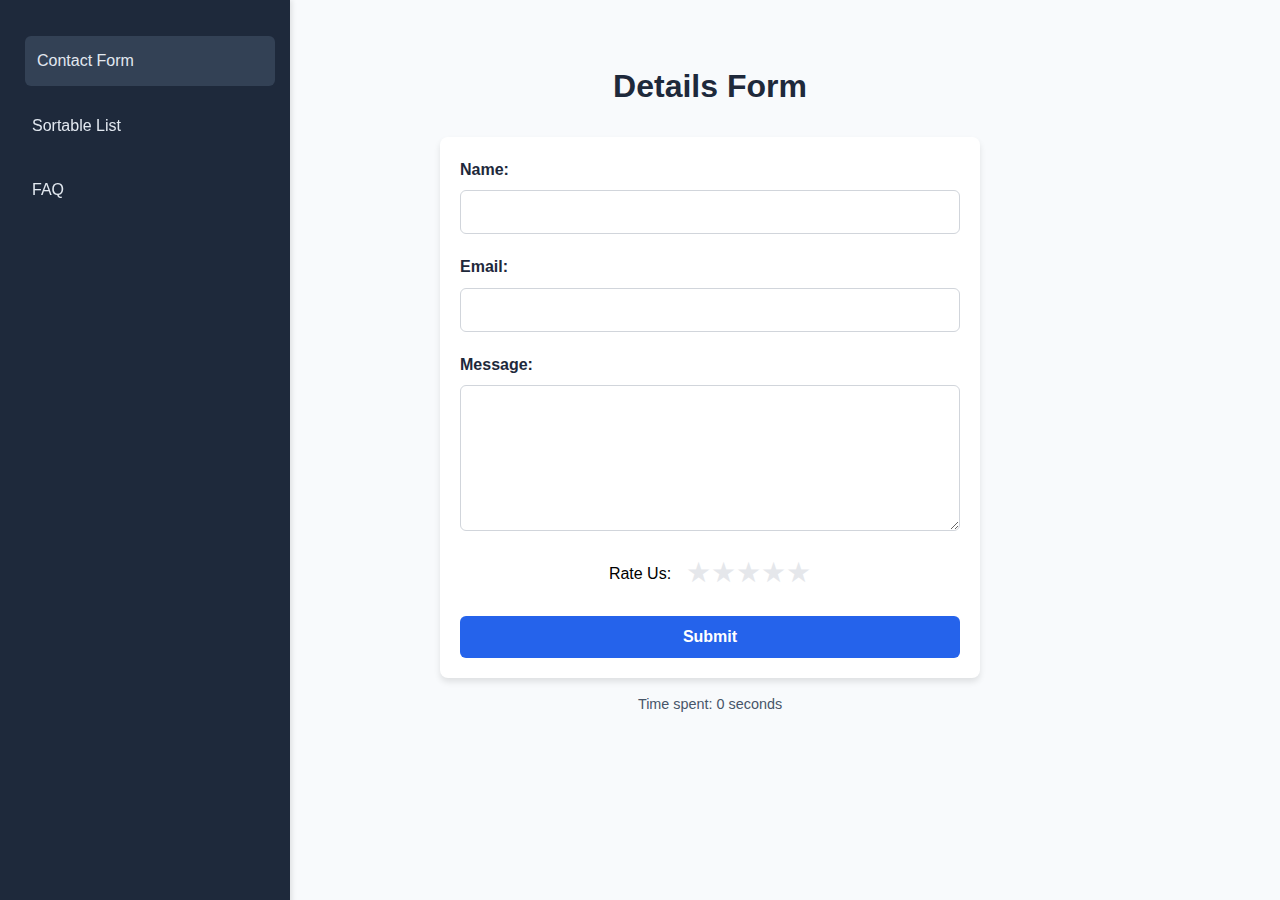
<file: index.html>
<!DOCTYPE html>
<html lang="en">
<head>
    <meta charset="UTF-8">
    <meta name="viewport" content="width=device-width, initial-scale=1.0">
    <title>Details Form </title>
    <link rel="stylesheet" href="assets/css/styles.css">
</head>
<body>
    <div class="container">
        <aside class="sidebar">
            <nav>
                <ul>
                    <li><a href="index.html" class="active">Contact Form</a></li>
                    <li><a href="sort.html">Sortable List</a></li>
                    <li><a href="faq.html">FAQ</a></li>
                </ul>
            </nav>
        </aside>
        <main class="main-content">
            <h1>Details Form</h1>
            <form id="contactForm">
                <div class="form-group">
                    <label for="name">Name:</label>
                    <input type="text" id="name" name="name" required pattern="[A-Za-z\s]{2,50}" title="Name should only contain letters and spaces">
                </div>
                <div class="form-group">
                    <label for="email">Email:</label>
                    <input type="email" id="email" name="email" required>
                </div>
                <div class="form-group">
                    <label for="message">Message:</label>
                    <textarea id="message" name="message" required minlength="10"></textarea>
                </div>
                <div class="rating-group">
                    <label>Rate Us:</label>
                    <div class="star-rating">
                        <input type="radio" name="rating" id="star5" value="5"><label for="star5">★</label>
                        <input type="radio" name="rating" id="star4" value="4"><label for="star4">★</label>
                        <input type="radio" name="rating" id="star3" value="3"><label for="star3">★</label>
                        <input type="radio" name="rating" id="star2" value="2"><label for="star2">★</label>
                        <input type="radio" name="rating" id="star1" value="1"><label for="star1">★</label>
                    </div>
                </div>
                <button type="submit">Submit</button>
            </form>
            <p id="timer">Time spent: 0 seconds</p>
            <p id="confirmation" class="hidden">Form submitted successfully!</p>
        </main>
    </div>
    <script src="assets/js/form.js"></script>
</body>
</html>
</file>
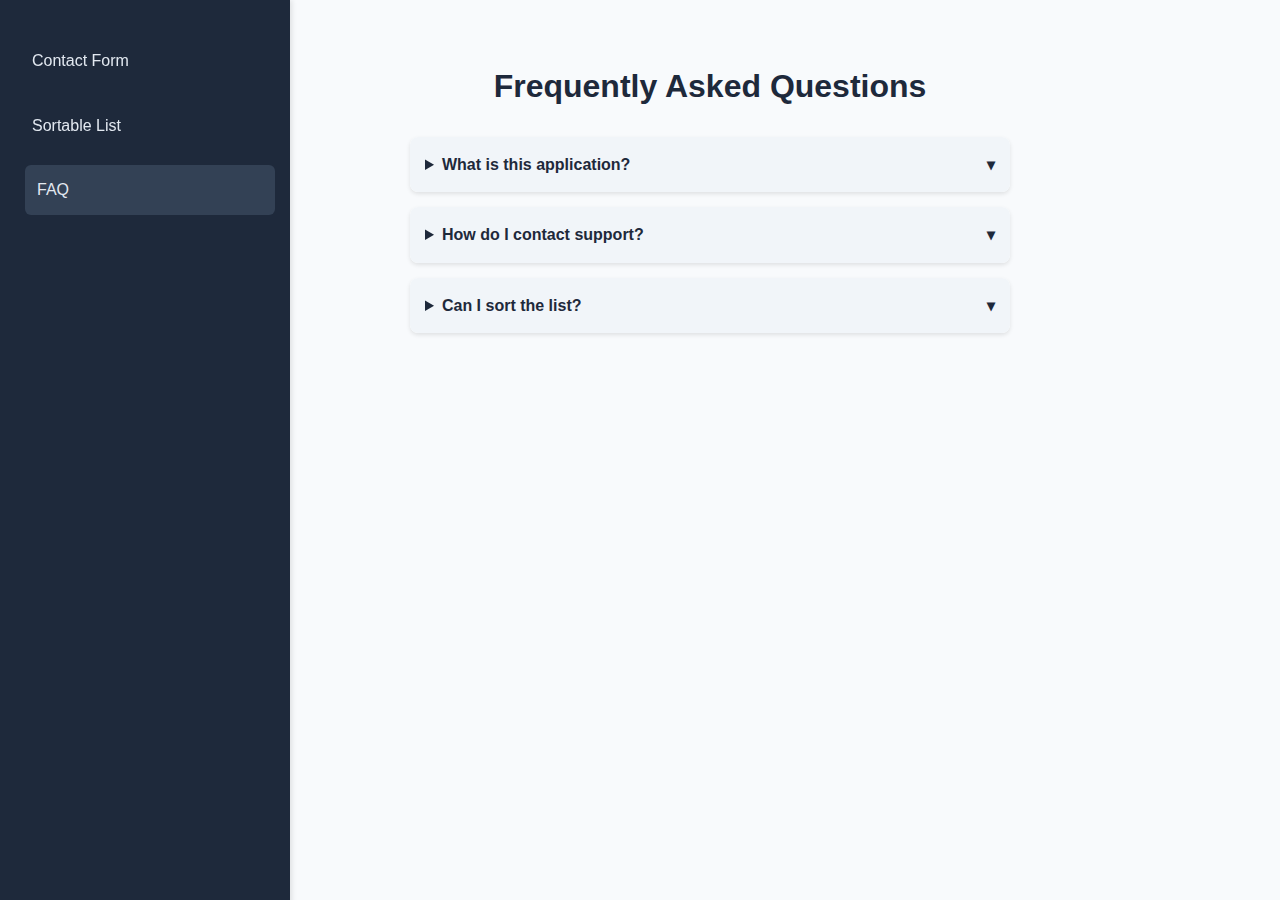
<file: faq.html>
<!DOCTYPE html>
<html lang="en">
<head>
    <meta charset="UTF-8">
    <meta name="viewport" content="width=device-width, initial-scale=1.0">
    <title>FAQ </title>
    <link rel="stylesheet" href="assets/css/styles.css">
</head>
<body>
    <div class="container">
        <aside class="sidebar">
            <nav>
                <ul>
                    <li><a href="index.html">Contact Form</a></li>
                    <li><a href="sort.html">Sortable List</a></li>
                    <li><a href="faq.html" class="active">FAQ</a></li>
                </ul>
            </nav>
        </aside>
        <main class="main-content">
            <h1>Frequently Asked Questions</h1>
            <section class="accordion">
                <details>
                    <summary>What is this application?</summary>
                    <p>This is a demo application built for the NTWIST frontend assignment.</p>
                </details>
                <details>
                    <summary>How do I contact support?</summary>
                    <p>Use the contact form on the first page to reach out.</p>
                </details>
                <details>
                    <summary>Can I sort the list?</summary>
                    <p>Yes, visit the Sortable List page and click the sort button.</p>
                </details>
            </section>
        </main>
    </div>
</body>
</html>
</file>
<file: assets/css/styles.css>
body {
    margin: 0;
    font-family: 'Inter', -apple-system, BlinkMacSystemFont, 'Segoe UI', Roboto, sans-serif;
    line-height: 1.6;
    background-color: #f8fafc;
}

.container {
    display: flex;
    min-height: 100vh;
}

.sidebar {
    width: 250px;
    background: #1e293b;
    color: #e2e8f0;
    padding: 20px;
    position: fixed;
    height: 100%;
    overflow-y: auto;
    box-shadow: 2px 0 5px rgba(0, 0, 0, 0.1);
}

.sidebar nav ul {
    list-style: none;
    padding: 0;
}

.sidebar nav ul li {
    margin: 15px 0;
}

.sidebar nav ul li a {
    text-decoration: none;
    color: #e2e8f0;
    padding: 12px;
    display: block;
    border-radius: 6px;
    transition: background 0.3s ease, transform 0.2s ease;
}

.sidebar nav ul li a:hover,
.sidebar nav ul li a.active {
    background: #334155;
    transform: translateX(5px);
}

.main-content {
    margin-left: 270px;
    padding: 40px;
    flex-grow: 1;
    overflow-y: auto;
    max-width: 800px;
    margin-right: auto;
}

h1 {
    color: #1e293b;
    font-size: 2rem;
    margin-bottom: 1.5rem;
    text-align: center;
}

form {
    display: flex;
    flex-direction: column;
    gap: 20px;
    max-width: 500px;
    margin: 0 auto;
    background: #ffffff;
    padding: 20px;
    border-radius: 8px;
    box-shadow: 0 4px 6px rgba(0, 0, 0, 0.1);
}

.form-group {
    display: flex;
    flex-direction: column;
}

.form-group label {
    margin-bottom: 8px;
    font-weight: 600;
    color: #1e293b;
}

.form-group input,
.form-group textarea {
    padding: 12px;
    border: 1px solid #d1d5db;
    border-radius: 6px;
    font-size: 16px;
    transition: border-color 0.3s ease, box-shadow 0.3s ease;
}

.form-group input:focus,
.form-group textarea:focus {
    outline: none;
    border-color: #2563eb;
    box-shadow: 0 0 0 3px rgba(37, 99, 235, 0.1);
}

.form-group textarea {
    resize: vertical;
    min-height: 120px;
}

button {
    padding: 12px 24px;
    background: #2563eb;
    color: #ffffff;
    border: none;
    border-radius: 6px;
    cursor: pointer;
    font-size: 16px;
    font-weight: 600;
    transition: background 0.3s ease, transform 0.2s ease;
}

button:hover {
    background: #1e40af;
    transform: translateY(-2px);
}

button:active {
    transform: translateY(0);
}

.hidden {
    display: none;
}

#timer {
    margin-top: 15px;
    color: #475569;
    text-align: center;
    font-size: 0.9rem;
}

#confirmation {
    margin-top: 15px;
    color: #166534;
    text-align: center;
    font-weight: 600;
    background: #dcfce7;
    padding: 10px;
    border-radius: 6px;
}

.rating-group {
    display: flex;
    align-items: center;
    gap: 15px;
    justify-content: center;
}

.star-rating {
    display: flex;
    flex-direction: row-reverse;
}

.star-rating input {
    display: none;
}

.star-rating label {
    font-size: 28px;
    color: #e5e7eb;
    cursor: pointer;
    transition: color 0.2s ease, transform 0.2s ease;
}

.star-rating input:checked ~ label,
.star-rating label:hover,
.star-rating label:hover ~ label {
    color: #f59e0b;
    transform: scale(1.1);
}

.accordion {
    max-width: 600px;
    margin: 0 auto;
}

.accordion details {
    margin: 15px 0;
    background: #ffffff;
    border-radius: 8px;
    box-shadow: 0 2px 4px rgba(0, 0, 0, 0.1);
    overflow: hidden;
}

.accordion summary {
    padding: 15px;
    font-weight: 600;
    color: #1e293b;
    background: #f1f5f9;
    cursor: pointer;
    transition: background 0.3s ease;
    outline: none;
}

.accordion summary:hover {
    background: #e2e8f0;
}

.accordion summary::-webkit-details-marker {
    display: none;
}

.accordion summary::after {
    content: '▾';
    float: right;
    transition: transform 0.3s ease;
}

.accordion details[open] summary::after {
    transform: rotate(180deg);
}

.accordion p {
    margin: 0;
    padding: 15px;
    background: #ffffff;
    color: #475569;
}

.sort-controls {
    margin: 20px 0;
    text-align: center;
}

.name-list {
    list-style: none;
    padding: 0;
    max-width: 600px;
    margin: 0 auto;
    background: #ffffff;
    border-radius: 8px;
    box-shadow: 0 4px 6px rgba(0, 0, 0, 0.1);
    overflow: hidden;
}

.name-list li {
    padding: 15px;
    border-bottom: 1px solid #e5e7eb;
    color: #1e293b;
    font-size: 1.1rem;
    transition: background 0.2s ease;
}

.name-list li:last-child {
    border-bottom: none;
}

.name-list li:hover {
    background: #f1f5f9;
}

@media (max-width: 768px) {
    .container {
        flex-direction: column;
    }

    .sidebar {
        width: 100%;
        position: static;
        height: auto;
    }

    .main-content {
        width: 100%;
        margin-left: 0;
        padding: 20px;
    }

    form {
        padding: 15px;
    }

    .accordion details {
        margin: 10px 0;
    }

    .name-list {
        margin: 10px 0;
    }
}
</file>
